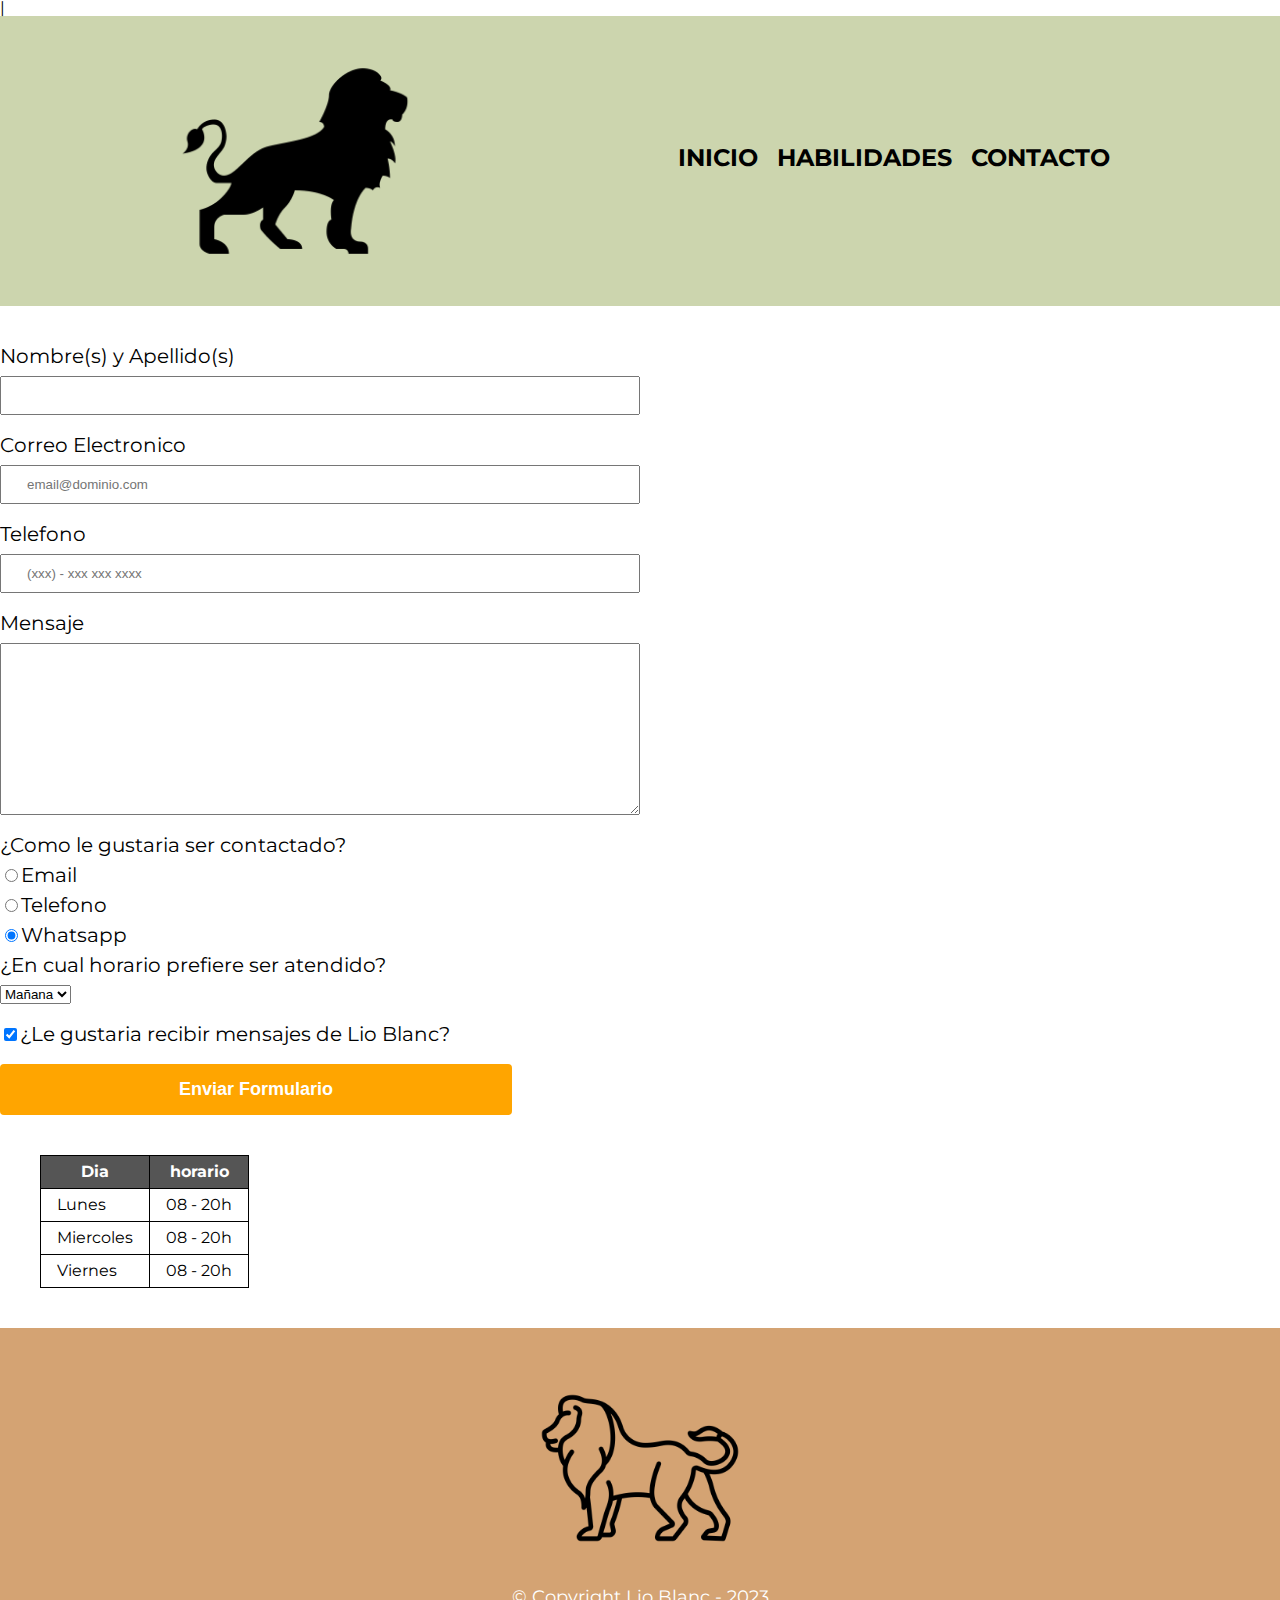
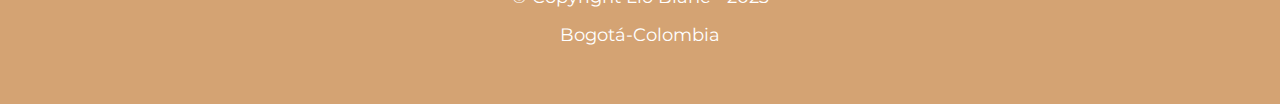
<file: contacto.html>
|<!DOCTYPE html>
<html lang="en">
<head>
    <meta charset="UTF-8">
    <meta http-equiv="X-UA-Compatible" content="IE=edge">
    <meta name="viewport" content="width=device-width, initial-scale=1.0">
    <link rel="stylesheet" href="./reset.css">
    <link rel="stylesheet" href="./style.css">
    <link rel="preconnect" href="https://fonts.googleapis.com">
    <link rel="preconnect" href="https://fonts.gstatic.com" crossorigin>
    <link href="https://fonts.googleapis.com/css2?family=Montserrat:wght@300&display=swap" rel="stylesheet">
    <title>Contacto</title>
</head>
<body>
    
    <header>
        <div class="cajaEncabezado">
          <h1>
            <a href="./index.html"><img src="./imagenes/leon.png" alt="Logo de Lio Blanc"></a>
         </h1>
         <nav>
          <ul>
            <li> <a href="./index.html">Inicio</a> </li>
            <li> <a href="./productos.html">Habilidades</a></li>
            <li> <a href="contacto.html">Contacto</a></li>
           </ul> 
         </nav>
        </div>
      </header>

      <main>

        <form action="">
            
            <label for="nombreApellido">Nombre(s) y Apellido(s)</label>
            <input type="text" id="nombreApellido" class="input-padron" required>

            <label for="correoElectronico">Correo Electronico</label>
            <input type="email" id="correoElectronico" class="input-padron" required placeholder="email@dominio.com">

            <label for="numeroTelefono">Telefono</label>
            <input type="tel" id="numeroTelefono" class="input-padron" required placeholder="(xxx) - xxx xxx xxxx">

            <label for="mensaje">Mensaje</label>
            <textarea cols="70" rows="10" id="mensaje" class="input-padron"></textarea>

            <fieldset>
            <legend>¿Como le gustaria ser contactado?</legend>

            <label for="radioEmail"><input type="radio" name="contacto" value="email" id="radioEmail">Email</label>
            
            
            <label for="radioTelefono"><input type="radio" name="contacto" value="telefono" id="radioTelefono">Telefono</label>
            
            
            <label for="radioWhatsapp"><input type="radio" name="contacto" value="whatsapp" id="radioWhatsapp" checked>Whatsapp</label>
            

            </fieldset>

            <fieldset>

              <legend>¿En cual horario prefiere ser atendido?</legend>
              <select name="" id="">
  
                <option value="">Mañana</option>
                <option value="">Tarde</option>
                <option value="">Noche</option>
  
              </select>

            </fieldset>
           

            <label for="" class="checkbox"><input type="checkbox" checked>¿Le gustaria recibir mensajes de Lio Blanc?
            </label>
            <input type="submit" value="Enviar Formulario" class="enviar">
        </form>

        <table>

          <thead>
            <tr>
              <th>Dia</th>
              <th>horario</th>
            </tr>
          </thead>
         <tbody>
          <tr>
            <td>Lunes</td>
            <td>08 - 20h</td>
          </tr>
          <tr>
            <td>Miercoles</td>
            <td>08 - 20h</td>
          </tr>
          
          <tr>
            <td>Viernes</td>
            <td>08 - 20h</td>
          </tr>

         </tbody>
        </table>
      </main>

      <footer>

        <img  class="logo-footer" src="./iconos/leon.png" alt="Leon">
        <p class="p-copyright">	&copy Copyright Lio Blanc - 2023</p>
        <p class="p-copyright"> Bogotá-Colombia </p>
  
      </footer>

</body>
</html>
</file>
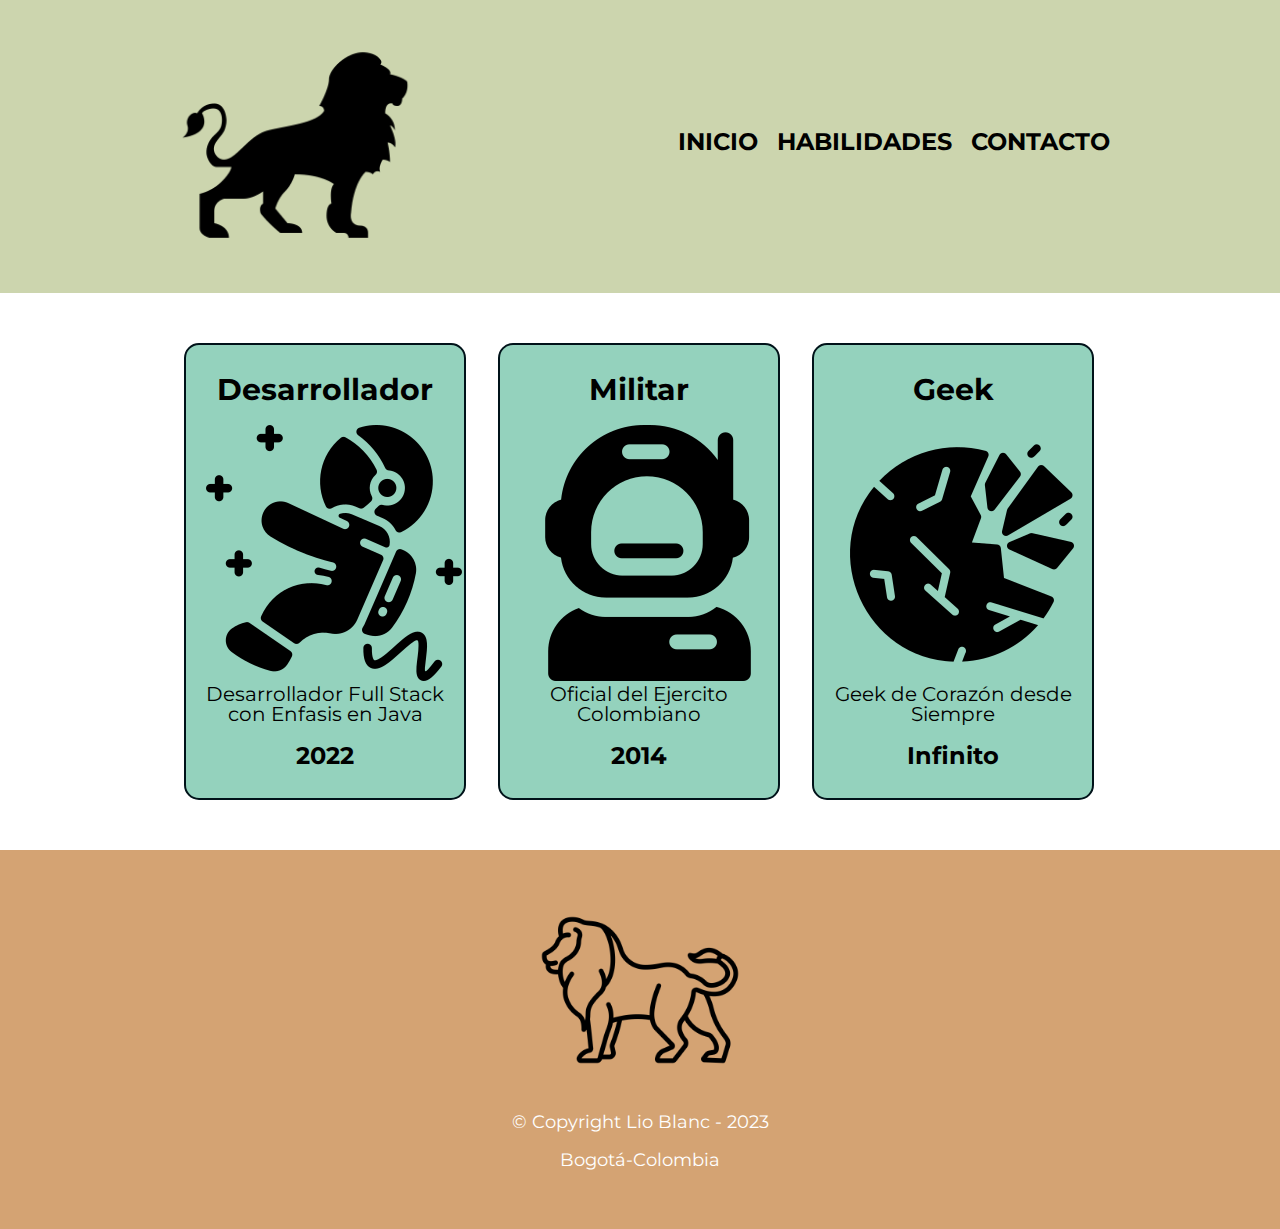
<file: productos.html>
<!DOCTYPE html>
<html lang="en">
<head>
    <meta charset="UTF-8">
    <meta http-equiv="X-UA-Compatible" content="IE=edge">
    <meta name="viewport" content="width=device-width, initial-scale=1.0">
    <title>Productos - Lio Blanc</title>
    <link rel="stylesheet" href="./reset.css">
    <link rel="stylesheet" href="./style.css">
    <link rel="preconnect" href="https://fonts.googleapis.com">
    <link rel="preconnect" href="https://fonts.gstatic.com" crossorigin>
    <link href="https://fonts.googleapis.com/css2?family=Montserrat:wght@300&display=swap" rel="stylesheet">
    
</head>
<body>
    <header>
      <div class="cajaEncabezado">
        <h1>
          <a href="./index.html"><img src="./imagenes/leon.png" alt="Logo de Lio Blanc"></a>
       </h1>
       <nav>
        <ul>
          <li> <a href="./index.html">Inicio</a> </li>
          <li> <a href="./productos.html">Habilidades</a></li>
          <li> <a href="contacto.html">Contacto</a></li>
         </ul> 
       </nav>
      </div>
    </header>

    <main>

      <div class="contenedorHabilidades">

        <ul class="habilidades">

          <li> 
            <h2 class="tituloHabilidades">Desarrollador</h2> 
            <img src="./ImagenesHabilidades/001-Desarrollador.png" alt="Desarrollador Espacial">
            <p class="descripcionHabilidades">Desarrollador Full Stack con Enfasis en Java</p>
            <p class="anio">2022</p>
          </li>
  
          <li> 
            <h2 class="tituloHabilidades">Militar</h2>
            <img src="./ImagenesHabilidades/002-Militar.png" alt="Militar Espacial">
            <p class="descripcionHabilidades">Oficial del Ejercito Colombiano </p>
            <p class="anio">2014</p>
          </li>
  
          <li> 
            <h2 class="tituloHabilidades">Geek</h2> 
            <img src="./ImagenesHabilidades/003-Geek.png" alt="Geek destructor">
            <p class="descripcionHabilidades">Geek de Corazón desde Siempre </p>
            <p class="anio">Infinito</p>
          </li>
        </ul>
      </div>
    </main>

    <footer>

      <img  class="logo-footer" src="./iconos/leon.png" alt="Leon">
      <p class="p-copyright">	&copy Copyright Lio Blanc - 2023</p>
      <p class="p-copyright"> Bogotá-Colombia </p>

    </footer>

</body>
</html>
</file>
<file: style.css>
body{
    font-family: 'Montserrat', sans-serif;

}


header{
    background-color: #ccd5ae;
    padding: 20px 0;
}


a img{
    height: 250px;
    width: 250px;
}

.cajaEncabezado{
    width: 940px;
    position: relative;
    margin: 0 auto;
}

nav{
    position: absolute;
    top: 110px;
    right: 0;
}

nav li {
    display: inline;
    margin: 0 0 0 15px ;
}

nav a{
    text-transform: uppercase;
    color: #000000;
    font-weight: bold;
    font-size: 24px;
    text-decoration: none;
}

nav a:hover{
    color: goldenrod;
    text-decoration: underline;
}


.habilidades{
    width: 940px;
    margin: 0 auto;
    padding: 50px;
}

.habilidades li {
    display: inline-block;
    text-align: center;
    width: 30%;
    vertical-align: top;
    margin: 0 1.5%;
    background: #94d2bd;
    padding: 30px 20px;
    border: 2px solid #001219;
    border-radius: 15px;
    box-sizing: border-box;
}

.habilidades li:hover{
    border-color: goldenrod;
}

.habilidades li:hover h2{
    font-size: 32px;
}

.habilidades li:active{
    border-color: green;
}

.tituloHabilidades{
    padding-bottom: 20px;
}

.habilidades h2 {
    font-size: 30px;
    font-weight: bold;
}

.descripcionHabilidades{
    font-size: 20px;
}

.anio{
    margin-top: 20px;
    font-size: 24px;
    font-weight: bold;
}

footer{
    background: #d4a373;
    text-align: center;
    padding: 40px;
}

.logo-footer{
    width: 200px;
    height: 200px;
}

.p-copyright{
    margin: 20px;
    font-size: 18px;
    color: #ffffff;
}

form{
    margin: 40px 0;
}

form label, form legend{
    display: block;
    font-size: 20px;
    margin: 0 0 10px;
}

.input-padron{
    display: block;
    margin: 0 0 20px;
    padding: 10px 25px;
    width: 50%;
}

.checkbox{
    margin: 20px 0;
}

.enviar{
    width: 40%;
    padding: 15px 0;
    font-size: 18px;
    font-weight: bold;
    color: white;
    background: orange;
    border: none;
    border-radius: 4px;
    transition: 1s all;
    cursor: pointer;
}

.enviar:hover{
    background: darkorange;
    transform: scale(1.2);
}

table{
    margin: 40px 40px;
}

thead{
    background: #555555;
    color: white;
    font-weight: bold;
}

td, th{
    border: 1px solid #000000;
    padding: 8px 16px;
}

/* CSS para nuestro home*/

.banner{
    width: 100%;    
}

.principal{
    background-color: white;
    padding: 3em 0;
    width: 940px;
    margin: 0 auto; 
}

.titulo-principal{
    text-align: center;
    font-size: 2em;
    margin: 0 0 1em;
    clear: left;
}

.principal p{
    margin: 0 0 1em;
}

.principal strong{
    font-weight: bold;
}

.principal em{
    font-style: italic;
    color: aqua;
}

.mision{
    font-style: italic;
    font-size: 18px;
}

.caballeria-logo{
    width: 120px;
    float: left;
    margin: 0 20px 20px 0;
}

.mapa{
    padding: 3em 0;
    background: linear-gradient(white, #faedcd);
}

.mapa p {
    margin: 0 0 2em;
    text-align: center;
}

.mapa-contenido{
    width: 940px;
    margin: 0 auto;
}

.diferenciales{
    padding: 3em 0;
    background-color: #faedcd;
}

.contenido-diferenciales{
    width: 640px;
    margin: 0 auto;
}

.lista-diferenciales{
    width: 40%;
    display: inline-block;
    vertical-align: top;
}

.items{
    line-height: 1.5;
}

.items:first-child{
    font-weight: bold;
}

.imagen-diferenciales{
    width: 60%;
    transition: 400ms;
    box-shadow: 10px 10px 30px 5px #ccd5ae ;
}

.imagen-diferenciales:hover{
    opacity: 0.2;    
}

.video{
    width: 560px;
    margin: 1em auto;
}

@media screen  and (max-width: 480px){
    h1{
        text-align: center;
    }
    nav{
        position: static;
    }
    .cajaEncabezado, .principal, .mapa, .contenido-diferenciales, .video{
        width: auto;
    }
    .lista-diferenciales, .imagen-diferenciales{
        width: 100%;
    }
}
</file>
